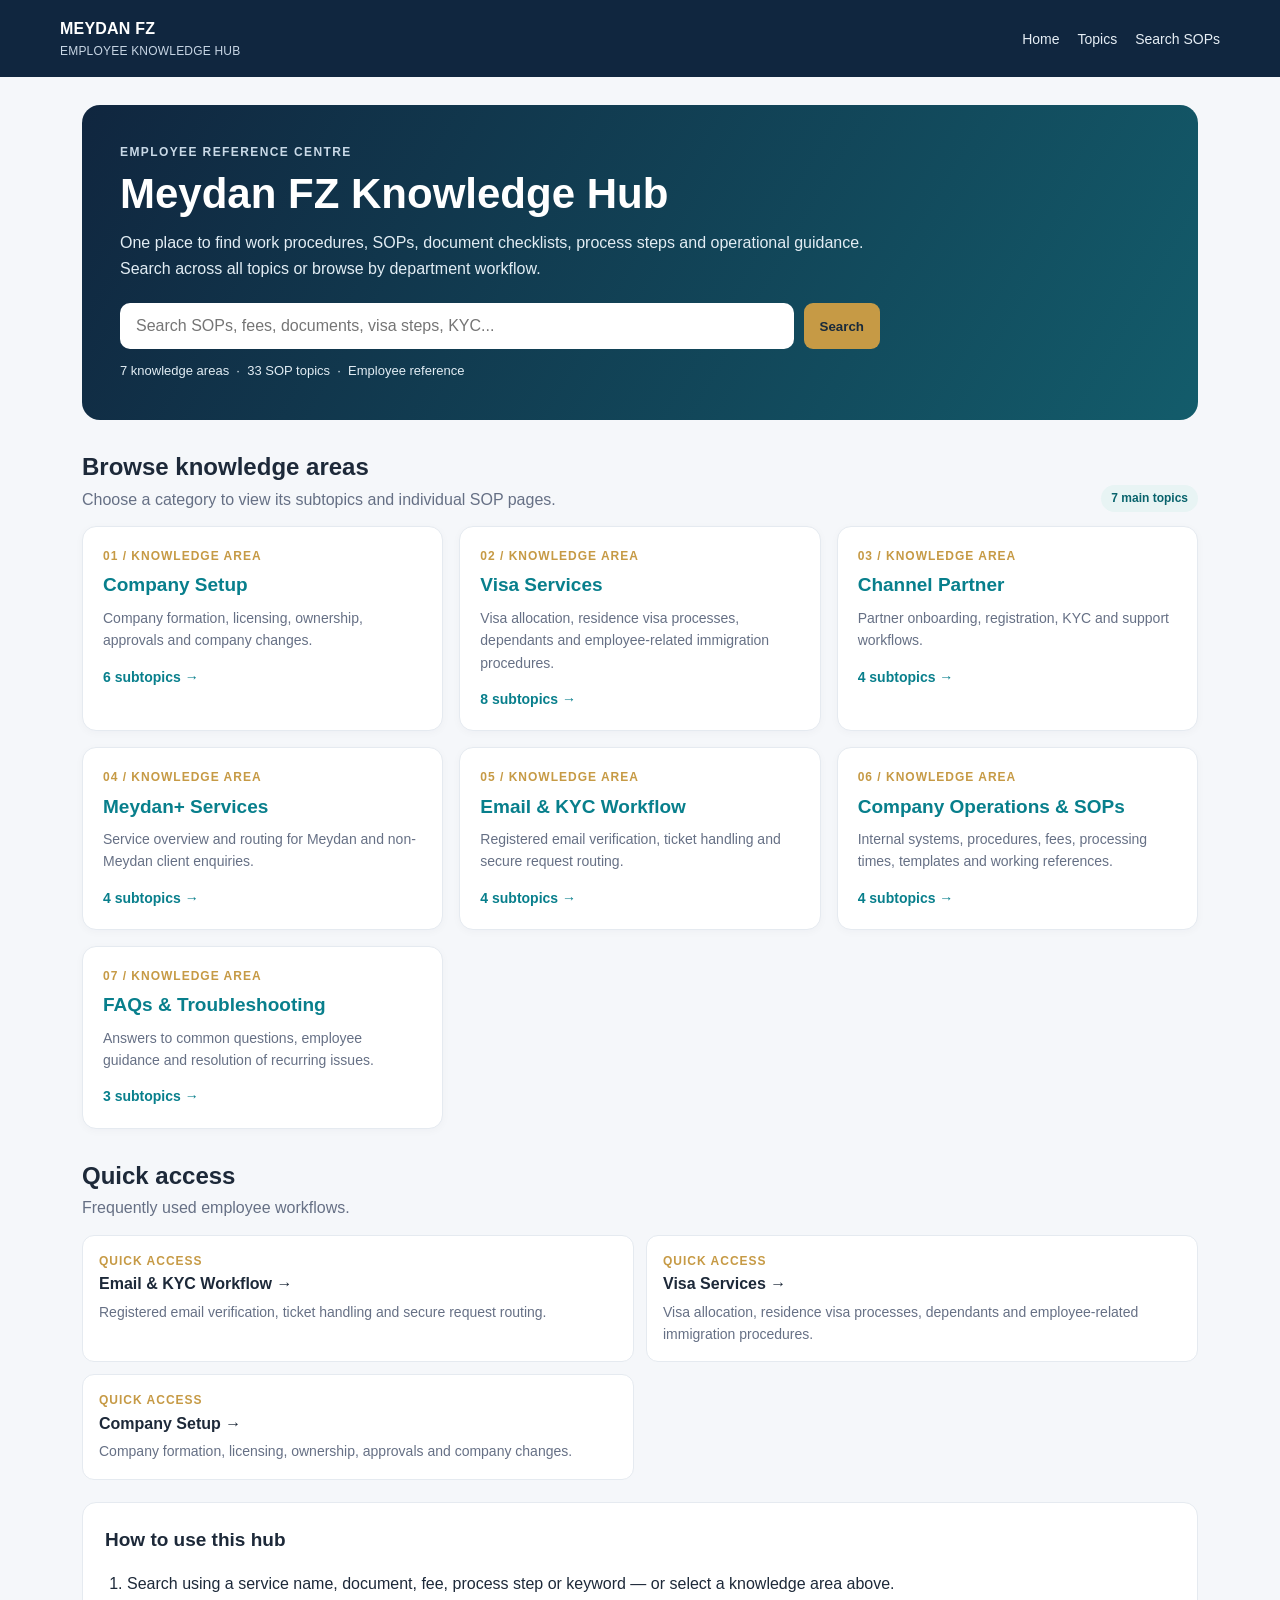
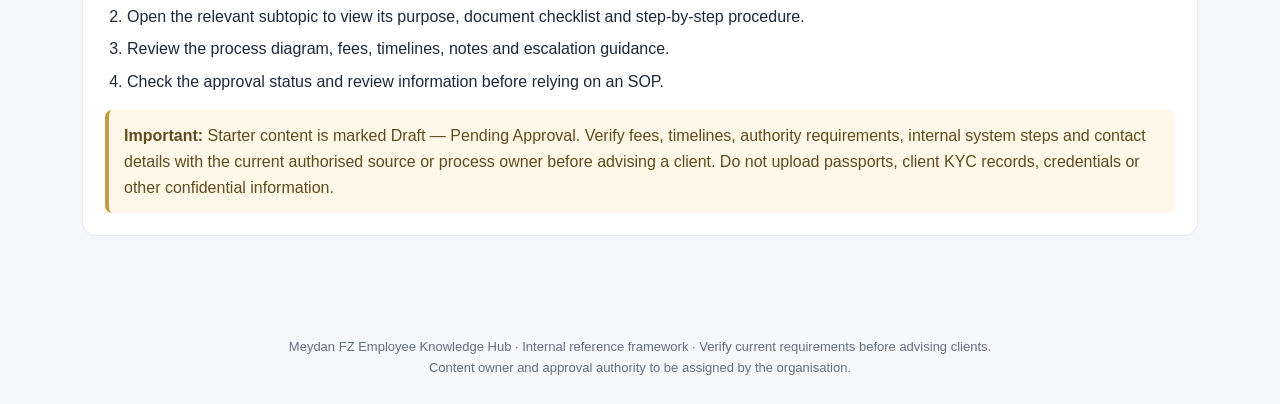
<file: index.html>
<!doctype html>
<html lang="en">
<head>
  <meta charset="utf-8">
  <meta name="viewport" content="width=device-width,initial-scale=1">
  <meta name="description" content="Employee reference hub for Meydan Free Zone work processes, SOPs, checklists and operational guidance.">
  <title>Meydan FZ | Employee Knowledge Hub</title>
  <link rel="stylesheet" href="assets/style.css">
  <script src="assets/data.js"></script>
  <script src="assets/app.js"></script>
</head>
<body>
  <div id="app"></div>
  <script>
    const totalSops = KB_DATA.reduce((sum, category) => sum + category.topics.length, 0);
    const featured = ["email-kyc", "visa-services", "company-setup"];
    const featuredCategories = featured.map(slug => KB_DATA.find(c => c.slug === slug)).filter(Boolean);
    document.getElementById("app").innerHTML = header() + `
      <main class="wrap">
        <section class="hero">
          <div class="eyebrow">Employee reference centre</div>
          <h1>Meydan FZ Knowledge Hub</h1>
          <p>One place to find work procedures, SOPs, document checklists, process steps and operational guidance. Search across all topics or browse by department workflow.</p>
          ${searchMarkup()}
          <div class="notice" style="color:#e2edf4"> ${KB_DATA.length} knowledge areas &nbsp;·&nbsp; ${totalSops} SOP topics &nbsp;·&nbsp; Employee reference</div>
        </section>

        <section class="section-head" id="topics">
          <div><h2>Browse knowledge areas</h2><div class="muted">Choose a category to view its subtopics and individual SOP pages.</div></div>
          <span class="pill">${KB_DATA.length} main topics</span>
        </section>
        <section class="grid">
          ${KB_DATA.map(c => `
            <a class="card" href="${catUrl(c)}">
              <div class="num">${c.number} / KNOWLEDGE AREA</div>
              <h3>${esc(c.title)}</h3>
              <p>${esc(c.intro)}</p>
              <p style="margin-top:14px;color:var(--teal);font-weight:700">${c.topics.length} subtopics <span aria-hidden="true">→</span></p>
            </a>`).join("")}
        </section>

        <section class="section-head">
          <div><h2>Quick access</h2><div class="muted">Frequently used employee workflows.</div></div>
        </section>
        <section class="topiclist">
          ${featuredCategories.map(c => `
            <a class="topic" href="${catUrl(c)}">
              <div class="num">QUICK ACCESS</div>
              <h3>${esc(c.title)} →</h3>
              <p>${esc(c.intro)}</p>
            </a>`).join("")}
        </section>

        <section class="panel" style="margin-top:22px">
          <h2>How to use this hub</h2>
          <ol>
            <li>Search using a service name, document, fee, process step or keyword — or select a knowledge area above.</li>
            <li>Open the relevant subtopic to view its purpose, document checklist and step-by-step procedure.</li>
            <li>Review the process diagram, fees, timelines, notes and escalation guidance.</li>
            <li>Check the approval status and review information before relying on an SOP.</li>
          </ol>
          <div class="callout"><strong>Important:</strong> Starter content is marked Draft — Pending Approval. Verify fees, timelines, authority requirements, internal system steps and contact details with the current authorised source or process owner before advising a client. Do not upload passports, client KYC records, credentials or other confidential information.</div>
        </section>
      </main>` + footer();

    const searchInput = document.getElementById("globalSearch");
    if (searchInput) {
      searchInput.addEventListener("keydown", event => {
        if (event.key === "Enter") runSearch();
      });
      searchInput.addEventListener("input", () => {
        if (!searchInput.value.trim()) {
          const results = document.getElementById("globalSearchResults");
          if (results) results.style.display = "none";
        }
      });
    }
  </script>
</body>
</html>
</file>
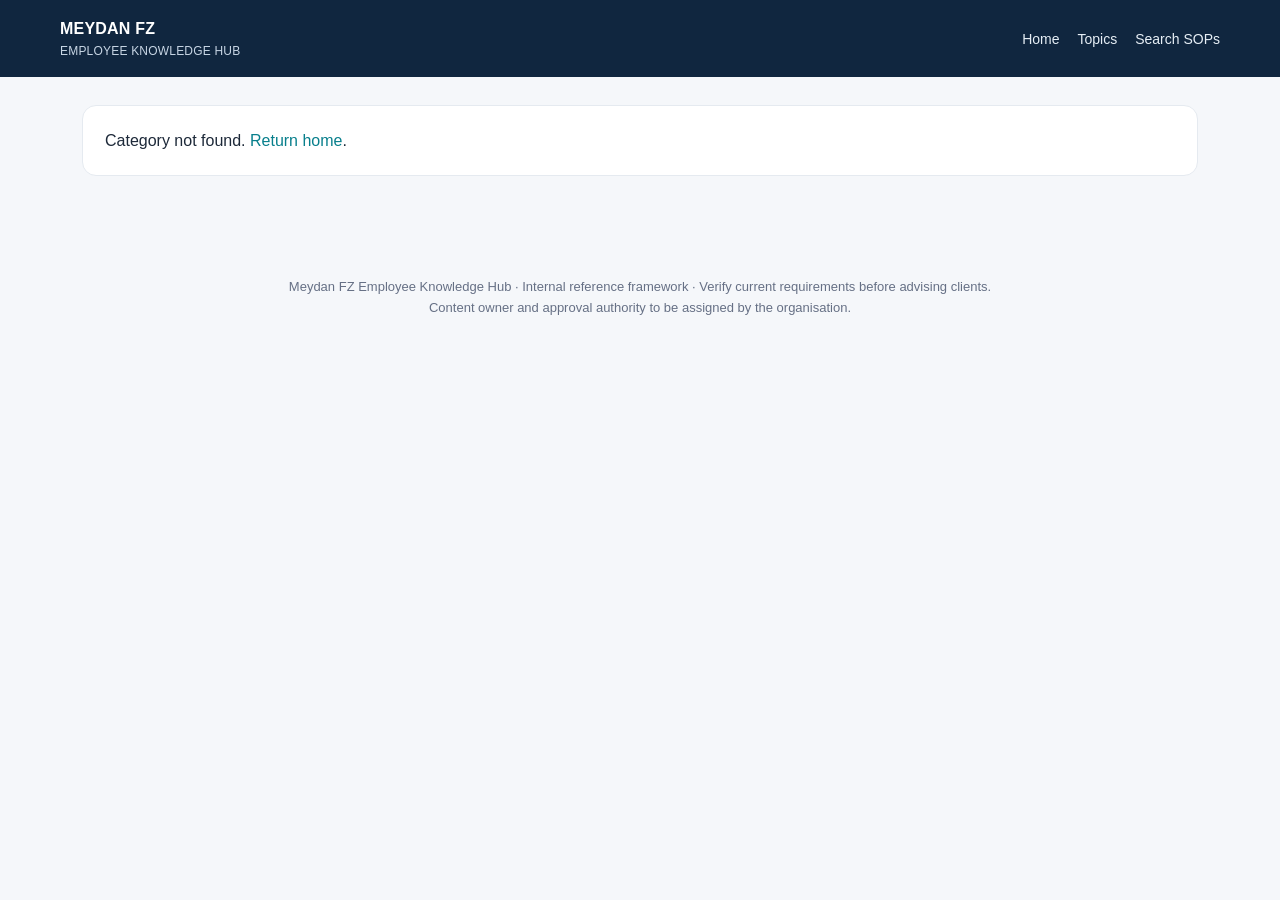
<file: category.html>
<!doctype html><html lang="en"><head><meta charset="utf-8"><meta name="viewport" content="width=device-width,initial-scale=1"><title>Knowledge Category | Meydan FZ</title><link rel="stylesheet" href="assets/style.css"><script src="assets/data.js"></script><script src="assets/app.js"></script></head><body><div id="app"></div><script>
const slug=new URLSearchParams(location.search).get('category');const c=KB_DATA.find(x=>x.slug===slug);const app=document.getElementById('app');
if(!c){app.innerHTML=header()+'<main class="wrap"><div class="panel">Category not found. <a href="index.html">Return home</a>.</div></main>'+footer()}else{document.title=c.title+' | Meydan FZ Knowledge Hub';app.innerHTML=header()+`<main class="wrap"><div class="crumb"><a href="index.html">Home</a> / ${esc(c.title)}</div><section class="pagehead"><div class="num">${c.number} / KNOWLEDGE AREA</div><h1>${esc(c.title)}</h1><p class="muted">${esc(c.intro)}</p><span class="pill">${c.topics.length} SOP topics</span></section><div class="section-head"><div><h2>Subtopics and SOPs</h2><div class="muted">Select a subtopic to open its full procedure.</div></div></div><section class="topiclist">${c.topics.map((t,i)=>`<a class="topic" href="${topicUrl(c,t)}"><div class="num">${String(i+1).padStart(2,'0')} / SOP</div><h3>${esc(t.title)} →</h3><p>${esc(t.summary)}</p></a>`).join('')}</section></main>`+footer()}
</script></body></html>
</file>
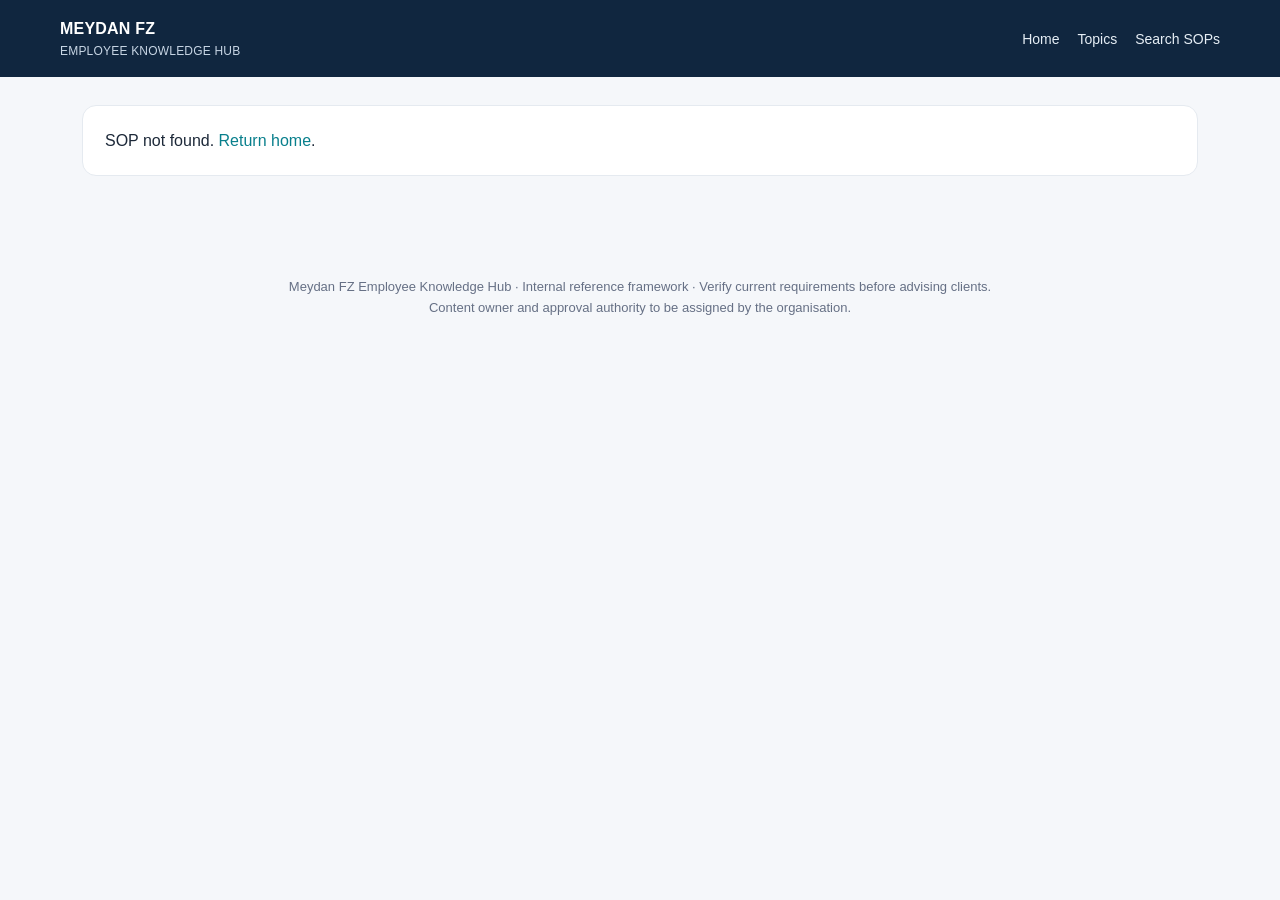
<file: sop.html>
<!doctype html><html lang="en"><head><meta charset="utf-8"><meta name="viewport" content="width=device-width,initial-scale=1"><title>SOP | Meydan FZ</title><link rel="stylesheet" href="assets/style.css"><script src="assets/data.js"></script><script src="assets/app.js"></script></head><body><div id="app"></div><script>
const p=new URLSearchParams(location.search);const found=findTopic(p.get('category'),p.get('topic'));const app=document.getElementById('app');
if(!found||!found.topic){app.innerHTML=header()+'<main class="wrap"><div class="panel">SOP not found. <a href="index.html">Return home</a>.</div></main>'+footer()}else{
const c=found.category,t=found.topic;document.title=t.title+' | Meydan FZ SOP';
const diagram=t.steps.map((s,i)=>`<div class="stepbox">${i+1}. ${esc(s)}</div>${i<t.steps.length-1?'<span class="arrow">→</span>':''}`).join('');
const docs=t.documents.map(d=>`<tr><td>${esc(d)}</td><td>Confirm current version and applicability</td></tr>`).join('');
app.innerHTML=header()+`<main class="wrap"><div class="crumb"><a href="index.html">Home</a> / <a href="${catUrl(c)}">${esc(c.title)}</a> / ${esc(t.title)}</div><section class="pagehead"><div class="num">${c.number} / ${esc(c.title)}</div><h1>${esc(t.title)}</h1><p class="muted">${esc(t.summary)}</p><span class="status">DRAFT — PENDING APPROVAL</span> <span class="pill">SOP reference</span><p class="notice">Last updated: 10 November 2026 · Verified by: Not yet assigned · SOP owner: To be assigned</p></section><div class="content-grid"><div><section class="panel"><h2>1. Purpose and scope</h2><p>${esc(t.purpose)}</p></section><section class="panel"><h2>2. Required documents and information</h2><div class="tablewrap"><table><thead><tr><th>Requirement</th><th>Employee check</th></tr></thead><tbody>${docs}</tbody></table></div></section><section class="panel"><h2>3. Step-by-step procedure</h2><ol>${t.steps.map(s=>`<li>${esc(s)}</li>`).join('')}</ol></section><section class="panel"><h2>4. Process diagram</h2><div class="diagram">${diagram}</div><p class="notice">Process overview only. Follow the approved detailed workflow for the specific case.</p></section><section class="panel"><h2>5. Fees and processing times</h2><div class="callout">No fixed fee or processing time is published in this starter SOP. Confirm the latest approved fee schedule and service timeline before advising a client.</div><div class="tablewrap" style="margin-top:12px"><table><thead><tr><th>Item</th><th>Current approved value</th><th>Source / checked date</th></tr></thead><tbody><tr><td>Fee</td><td>To be verified</td><td>Official / authorised source</td></tr><tr><td>Processing time</td><td>To be verified</td><td>Official / authorised source</td></tr></tbody></table></div></section><section class="panel"><h2>6. Important notes and exceptions</h2><div class="callout">${esc(t.notes)}</div></section><section class="panel"><h2>7. Screenshots and downloadable templates</h2><p class="muted">Add only approved screenshots with test or anonymised information and blank approved templates. Do not upload client records or personal data.</p><div class="resource"><div><strong>System screenshots</strong><small>Not added yet — upload approved images to the screenshots folder.</small></div><span class="status">Pending</span></div><div class="resource"><div><strong>Blank forms and templates</strong><small>Not added yet — upload approved files to the templates folder.</small></div><span class="status">Pending</span></div><p class="notice">When a file is uploaded, add a link to it here using its repository path.</p></section><section class="panel"><h2>8. FAQs and escalation</h2><p><strong>What if the case does not match this procedure?</strong><br>Pause and contact the relevant process owner or authorised department before proceeding.</p><p><strong>Who approves this SOP?</strong><br>To be assigned by the relevant department.</p></section><section class="panel"><h2>9. Document control</h2><div class="tablewrap"><table><tbody><tr><th>SOP owner</th><td>To be assigned</td></tr><tr><th>Approval status</th><td>Draft — pending approval</td></tr><tr><th>Last updated</th><td>10 November 2026 (starter content date)</td></tr><tr><th>Verified by</th><td>Not yet assigned</td></tr><tr><th>Next review</th><td>Set after approval</td></tr></tbody></table></div></section></div><aside class="side"><section class="panel"><h2>In this category</h2>${c.topics.map(x=>`<a href="${topicUrl(c,x)}">${esc(x.title)}</a>`).join('')}</section><section class="panel"><h2>Need help?</h2><p class="muted">If the SOP is incomplete, outdated or unclear, contact the assigned process owner. Do not assume an unverified requirement.</p><a href="${catUrl(c)}">← Back to ${esc(c.title)}</a><br><a href="index.html">← Knowledge Hub home</a></section></aside></div></main>`+footer();
}
</script></body></html>
</file>
<file: assets/style.css>
:root{--navy:#10263f;--teal:#087f8c;--gold:#c69a45;--ink:#1d2939;--muted:#667085;--line:#e5eaf0;--bg:#f5f7fa;--white:#fff;--green:#16794b;--amber:#9a6700}
*{box-sizing:border-box}body{margin:0;background:var(--bg);color:var(--ink);font:16px/1.6 Inter,Segoe UI,Arial,sans-serif}a{color:var(--teal);text-decoration:none}a:hover{text-decoration:underline}.top{background:var(--navy);color:#fff;padding:16px 24px}.topin{max-width:1160px;margin:auto;display:flex;align-items:center;justify-content:space-between;gap:20px}.brand{font-weight:750;letter-spacing:.2px}.brand small{display:block;font-size:12px;color:#c7d5e4;font-weight:400}.nav a{color:#e6eef5;margin-left:18px;font-size:14px}.wrap{max-width:1160px;margin:0 auto;padding:28px 22px 60px}.hero{background:linear-gradient(120deg,#10263f,#135c6b);color:white;padding:38px;border-radius:18px;margin-bottom:24px}.eyebrow{color:#c9d9e7;text-transform:uppercase;letter-spacing:1.4px;font-size:12px;font-weight:700}.hero h1{font-size:clamp(28px,4vw,42px);line-height:1.15;margin:8px 0 12px}.hero p{max-width:760px;color:#e2edf4;margin:0}.searchbox{margin-top:22px;display:flex;gap:10px;max-width:760px}.searchbox input{flex:1;min-width:0;padding:14px 16px;border:0;border-radius:10px;font-size:16px}.searchbox button,.btn{border:0;border-radius:9px;padding:12px 16px;background:var(--gold);color:#182a3b;font-weight:700;cursor:pointer}.section-head{display:flex;justify-content:space-between;align-items:end;gap:15px;margin:28px 0 14px}.section-head h2{margin:0;font-size:24px}.muted{color:var(--muted)}.grid{display:grid;grid-template-columns:repeat(3,minmax(0,1fr));gap:16px}.card{background:#fff;border:1px solid var(--line);border-radius:14px;padding:20px;box-shadow:0 2px 8px #10263f08}.card:hover{border-color:#9acbd0;transform:translateY(-1px)}.num{font-size:12px;color:var(--gold);font-weight:800;letter-spacing:1px}.card h3{margin:4px 0 6px;font-size:19px}.card p{margin:0;color:var(--muted);font-size:14px}.topiclist{display:grid;grid-template-columns:repeat(2,minmax(0,1fr));gap:12px}.topic{display:block;background:white;border:1px solid var(--line);border-radius:12px;padding:16px}.topic h3{font-size:16px;margin:0 0 4px;color:var(--ink)}.topic p{font-size:14px;color:var(--muted);margin:0}.crumb{font-size:13px;color:var(--muted);margin-bottom:16px}.crumb a{color:var(--teal)}.pagehead{background:#fff;border:1px solid var(--line);padding:26px;border-radius:15px;margin-bottom:20px}.pagehead h1{margin:5px 0 8px;font-size:32px}.pill{display:inline-block;border-radius:30px;padding:4px 10px;background:#e8f4f4;color:#08636c;font-size:12px;font-weight:700}.status{display:inline-block;border-radius:30px;padding:4px 10px;background:#fff3d6;color:#875900;font-size:12px;font-weight:700}.status.approved{background:#e5f5ec;color:#17633e}.content-grid{display:grid;grid-template-columns:minmax(0,1fr) 270px;gap:20px}.panel{background:#fff;border:1px solid var(--line);border-radius:14px;padding:22px;margin-bottom:16px}.panel h2{font-size:19px;margin:0 0 12px}.panel h3{font-size:16px;margin:18px 0 7px}.panel p{margin:0 0 10px}.panel li{margin:7px 0}.panel ul,.panel ol{padding-left:22px}.tablewrap{overflow-x:auto}table{width:100%;border-collapse:collapse;font-size:14px}th,td{text-align:left;padding:11px;border-bottom:1px solid var(--line);vertical-align:top}th{background:#f4f7fa}.callout{border-left:4px solid var(--gold);background:#fff8e8;padding:13px 15px;border-radius:7px;color:#604b1e}.diagram{display:flex;flex-wrap:wrap;align-items:center;gap:9px}.stepbox{background:#edf6f7;border:1px solid #c8e2e5;border-radius:10px;padding:11px 14px;font-size:14px;font-weight:650}.arrow{color:var(--teal);font-weight:800}.side a{display:block;padding:8px 0;border-bottom:1px solid var(--line);font-size:14px}.resource{display:flex;align-items:center;justify-content:space-between;gap:12px;padding:12px;border:1px dashed #cbd5e1;border-radius:10px;margin:9px 0}.resource small{display:block;color:var(--muted)}.footer{padding:25px;text-align:center;color:var(--muted);font-size:13px}.results{background:white;border:1px solid var(--line);border-radius:12px;margin-top:12px;display:none;overflow:hidden}.results a{display:block;padding:12px 15px;border-bottom:1px solid var(--line);color:var(--ink)}.results a:hover{background:#f2f8f8}.empty{padding:14px;color:var(--muted)}.notice{font-size:13px;color:var(--muted);margin-top:12px}.mobile-menu{display:none}
@media(max-width:850px){.grid{grid-template-columns:repeat(2,minmax(0,1fr))}.content-grid{grid-template-columns:1fr}.side{order:-1}.nav{display:none}.mobile-menu{display:block}}
@media(max-width:580px){.grid,.topiclist{grid-template-columns:1fr}.hero{padding:25px}.searchbox{flex-direction:column}.wrap{padding:20px 14px 45px}.top{padding:14px}.pagehead{padding:20px}.pagehead h1{font-size:26px}}
</file>
